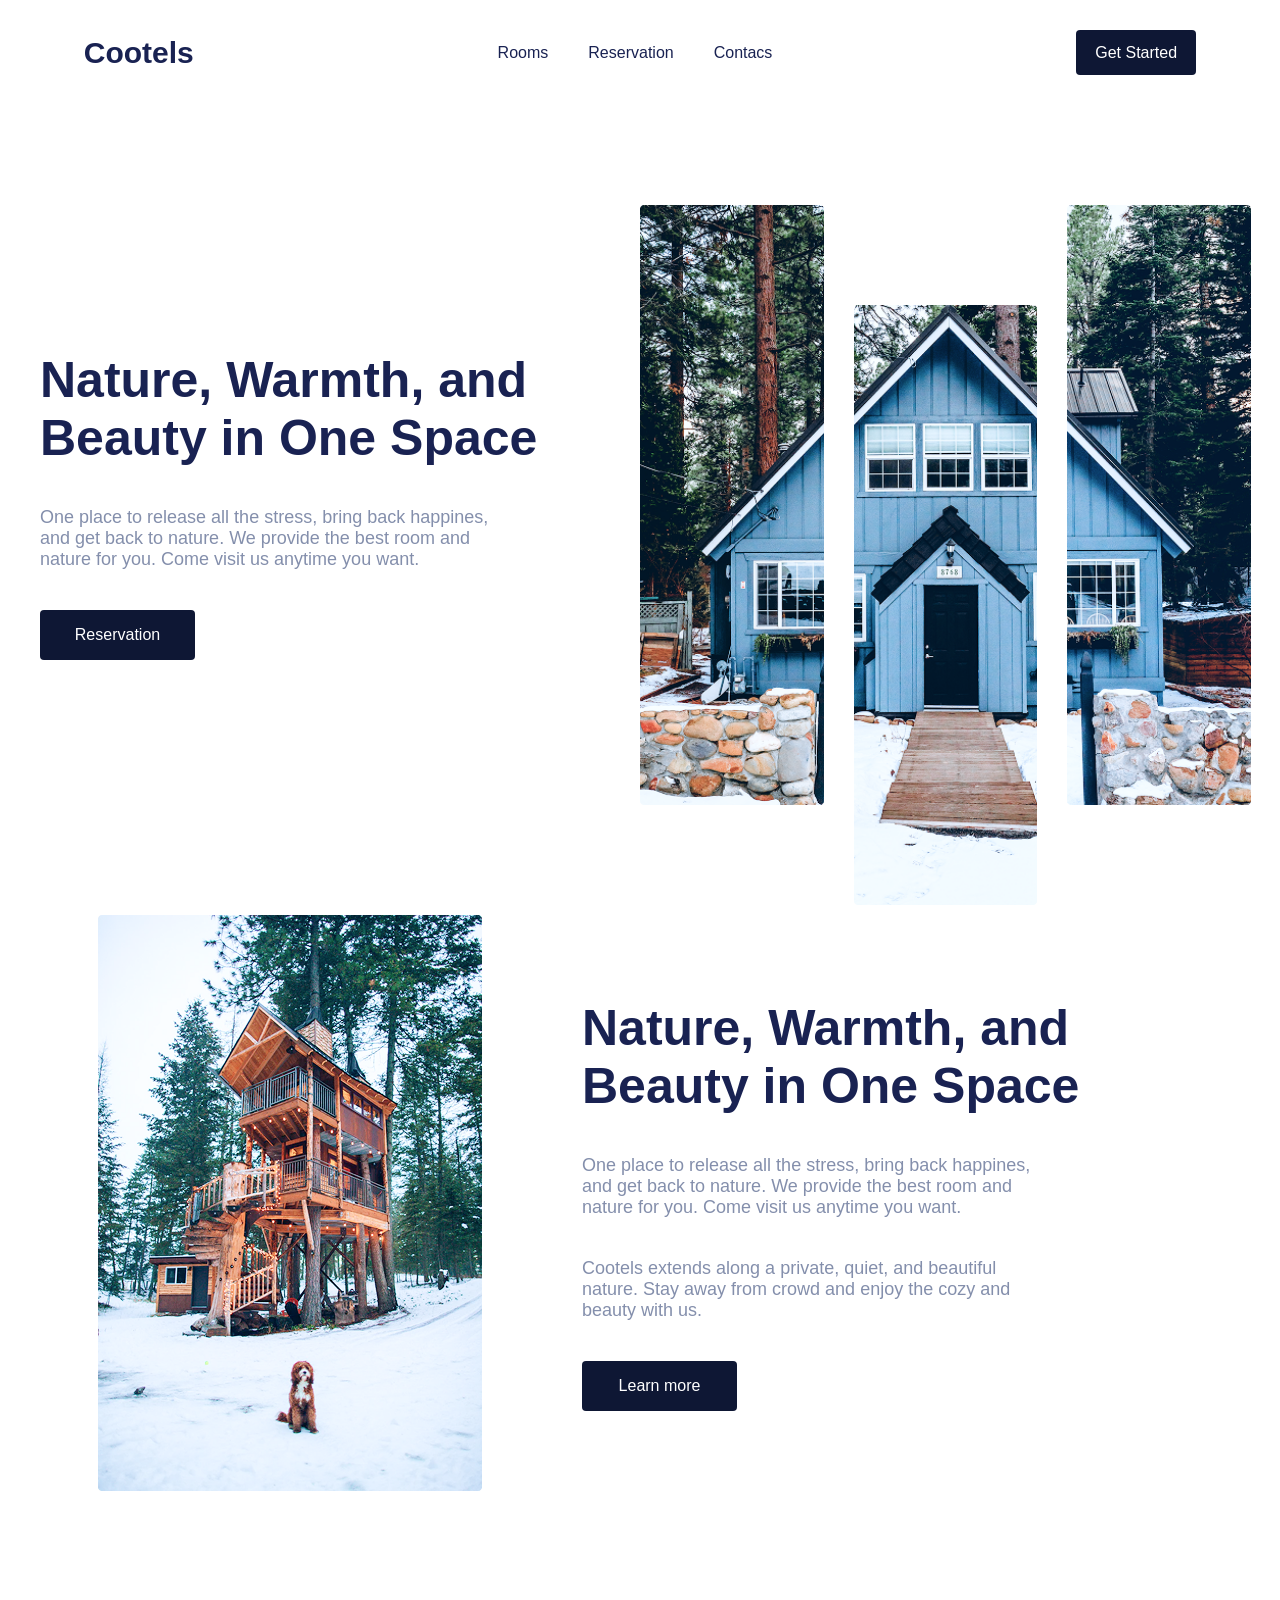
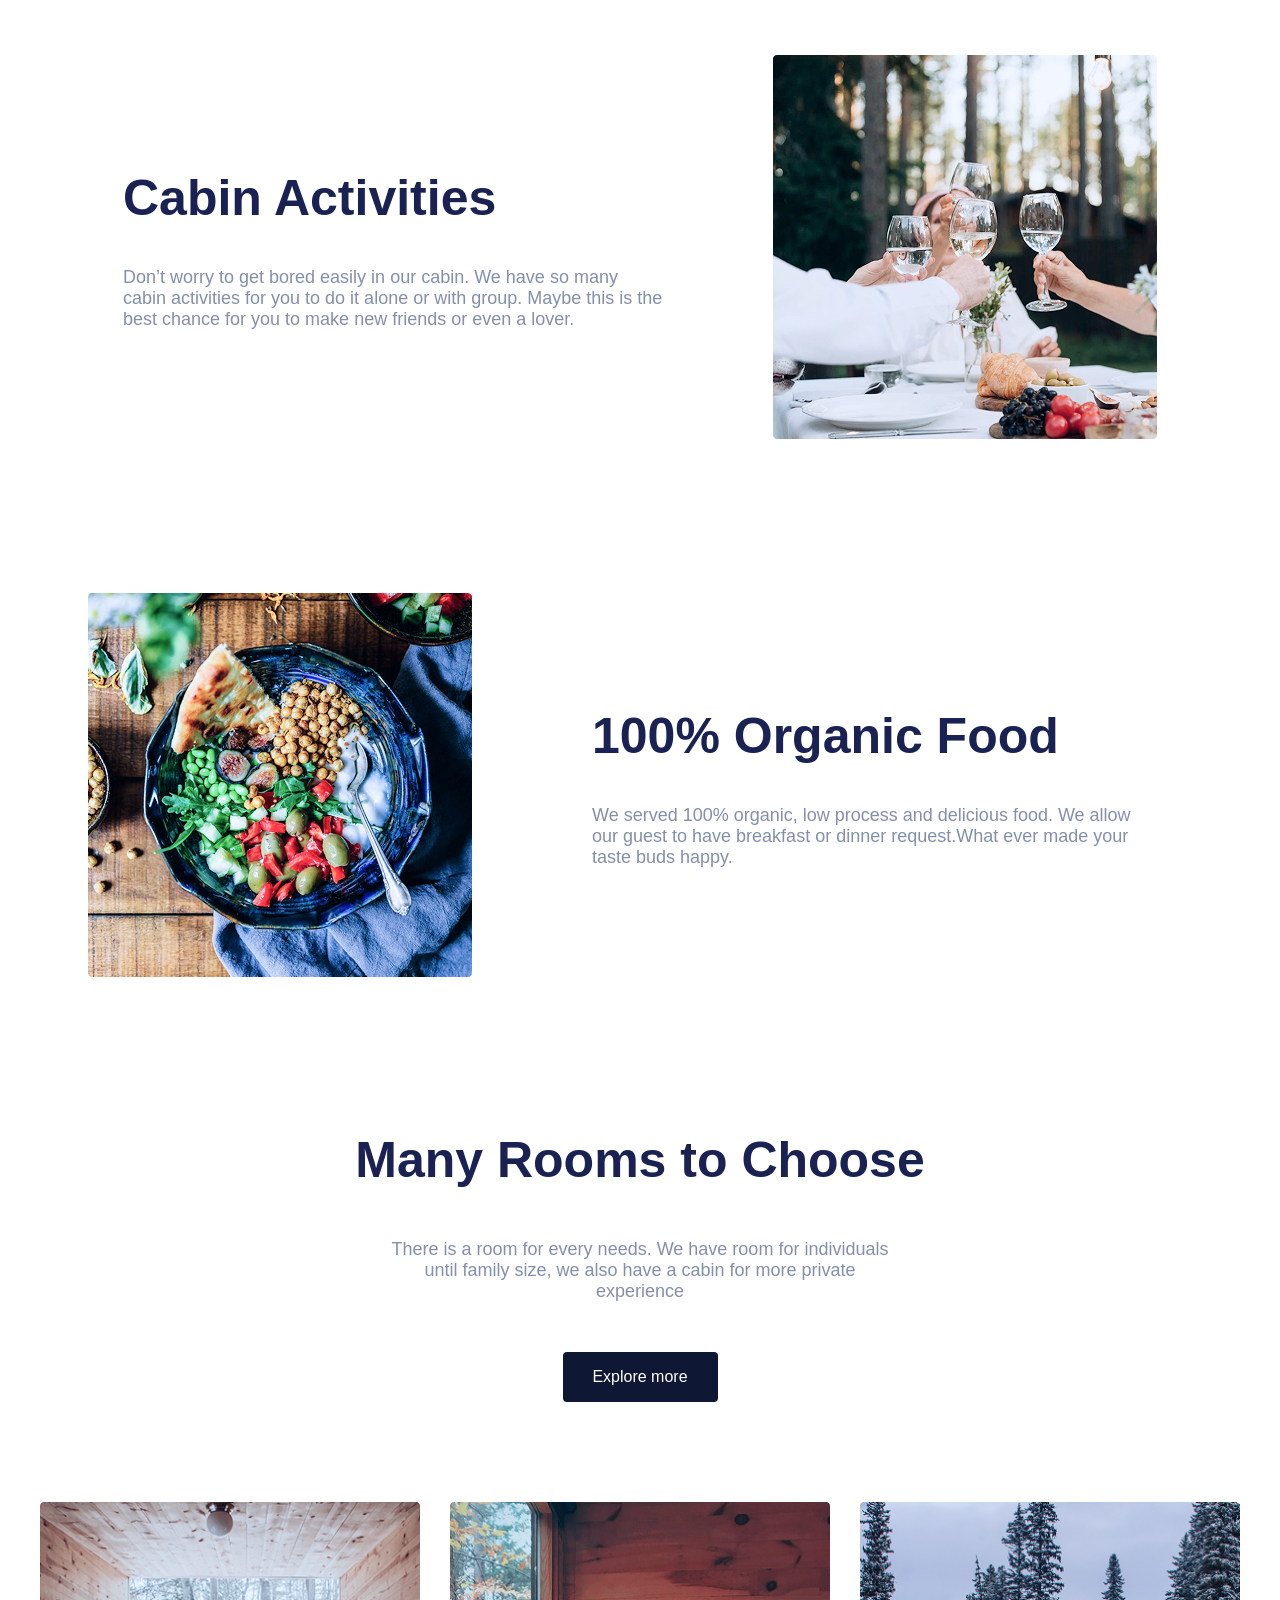
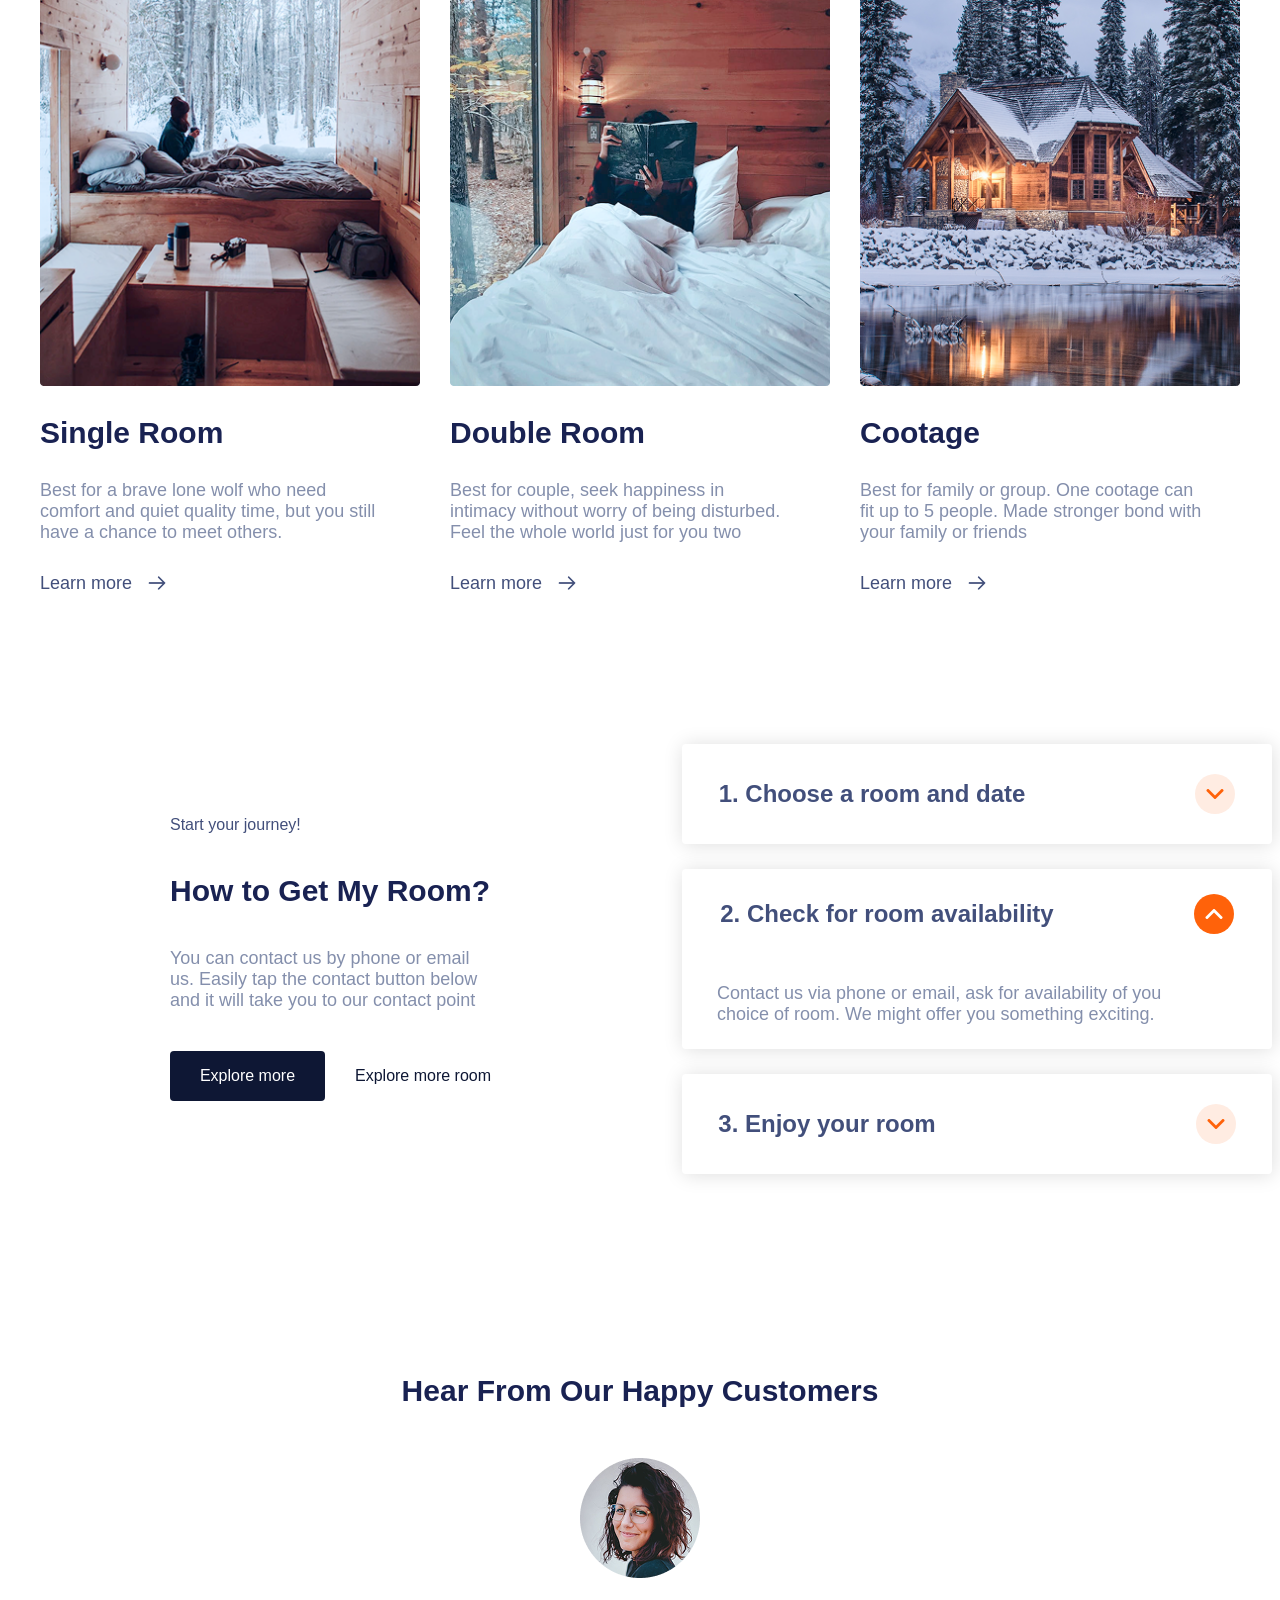
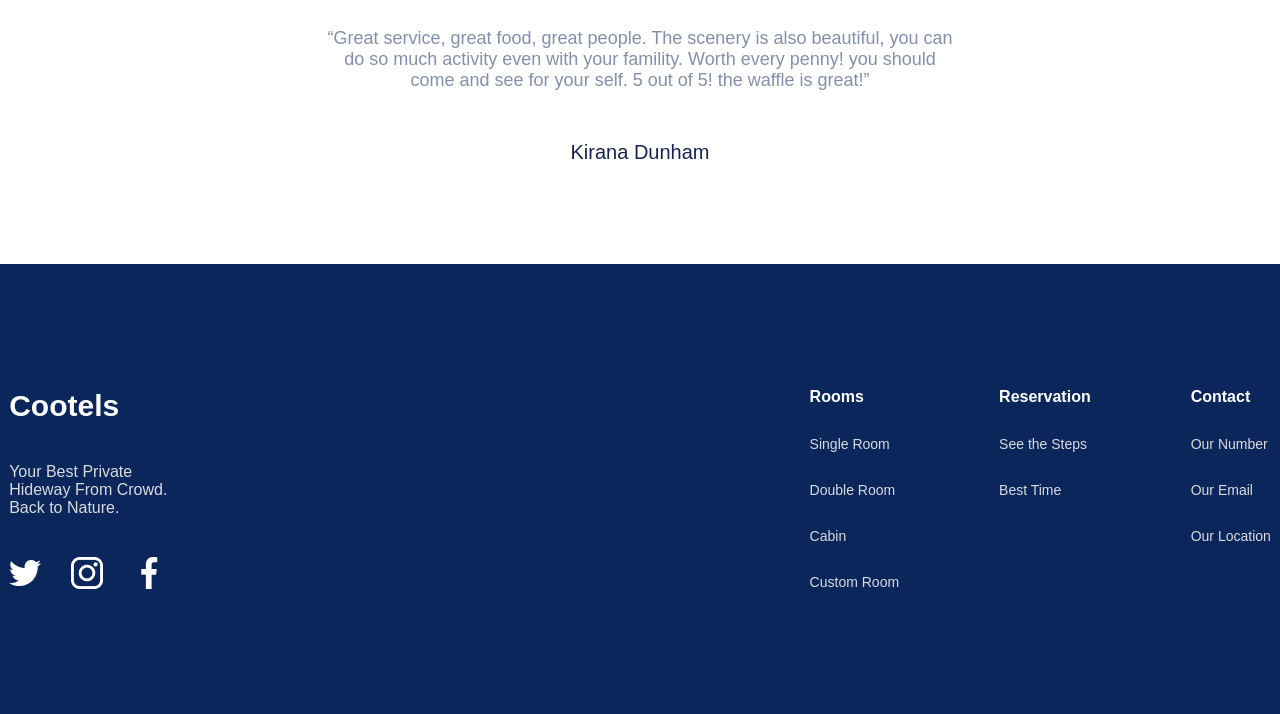
<file: home-work.html>
<!DOCTYPE html>
<html lang="en">
<head>
    <meta charset="UTF-8">
    <meta name="viewport" content="width=device-width, initial-scale=1.0">
    <title>Home Work</title>
    <link rel="stylesheet" href="./home-work.css">
</head>
<body>
    <div class="header">
        <p class="header-p1">Cootels</p>
        <div class="header1">
            <p>Rooms</p>
            <p>Reservation</p>
            <p>Contacs</p>
        </div>
        <div class="header2">
            <p>Get Started</p>
        </div>
    </div>
    <div class="hero-section">
        <div class="hero-section1">
            <p class="hero-section-p1">Nature, Warmth, and Beauty in One Space</p>
            <p class="hero-section-p2">One place to release all the stress, bring back happines, and get back to nature. We provide the best room and nature for you. Come visit us anytime you want.</p>
            <div style="width: 155px; height: 50px;" class="header2">
                <p>Reservation</p>
            </div>
        </div>
        <div class="hero-section2">
            <img class="home" src="./home1.png" alt="">
            <img class="home home2" src="./home2.png" alt="">
            <img class="home" src="./home3.png" alt="">
        </div>
    </div>
    <div class="cozy">
        <div class="cozy1">
            <img class="cozy-img" src="./cozy.png" alt="">
        </div>
        <div class="cozy2">
            <div class="hero-section1-1">
            <p class="hero-section-p1-1">Nature, Warmth, and Beauty in One Space</p>
            <p class="hero-section-p2-1">One place to release all the stress, bring back happines, and get back to nature. We provide the best room and nature for you. Come visit us anytime you want.</p>
            <p class="hero-section-p2-1">Cootels extends along a private, quiet, and beautiful nature. Stay away from crowd and enjoy the cozy and beauty with us.</p>
            <div style="width: 155px; height: 50px;" class="header2">
                <p>Learn more</p>
            </div>
        </div>
        </div>
    </div>
    <div class="food">
        <div class="cozy2">
            <div class="hero-section1-2">
                <p class="hero-section-p1-2">Cabin Activities</p>
                <p class="hero-section-p2-2">Don’t worry to get bored easily in our cabin. We have so many cabin activities for you to do it alone or with group. Maybe this is the best chance for you to make new friends or even a lover.</p>
            </div>
        </div>
        <div class="cozy1">
            <img class="cabin-img" src="./cabine actives.png" alt="">
        </div>
    </div>
    <div class="food2">
        <div class="cozy1">
            <img class="cabin-img" src="./organic food.png" alt="">
        </div>
        <div class="cozy2">
            <div class="hero-section1-2">
                <p class="hero-section-p1-2">100% Organic Food</p>
                <p class="hero-section-p2-2">We served 100% organic, low process and delicious food. We allow our guest to have breakfast or dinner request.What ever made your taste buds happy.</p>
            </div>
        </div>
    </div>
    <div class="room">
        <p class="hero-section-p1-3">Many Rooms to Choose</p>
        <p class="hero-section-p2-3">There is a room for every needs. We have room for individuals until family size, we also have a cabin for more private experience</p>
        <div style="width: 155px; height: 50px;" class="header2">
                <p>Explore more</p>
        </div>
        <div class="room-cards">
            <div class="room-card1">
                <img class="room-img" src="/room3.png" alt="">
                <p class="hero-section-p1-4">Single Room</p>
                <p class="hero-section-p2-4">Best for a brave lone wolf who need comfort and quiet quality time, but you still have a chance to meet others.</p>
                <div class="with-arr">
                    <p class="with-arr-p">Learn more</p>
                    <img src="Arrow_Right.png" alt="">
                </div>
            </div>
            <div class="room-card1">
                <img class="room-img" src="/room2.png" alt="">
                <p class="hero-section-p1-4">Double Room</p>
                <p class="hero-section-p2-4">Best for couple, seek happiness in intimacy without worry of being disturbed. Feel the whole world just for you two</p>
                <div class="with-arr">
                    <p class="with-arr-p">Learn more</p>
                    <img src="Arrow_Right.png" alt="">
                </div>
            </div>
            <div class="room-card1">
                <img class="room-img" src="/room1.png" alt="">
                <p class="hero-section-p1-4">Cootage</p>
                <p class="hero-section-p2-4">Best for family or group. One cootage can fit up to 5 people. Made stronger bond with your family or friends</p>
                <div class="with-arr">
                    <p class="with-arr-p">Learn more</p>
                    <img src="Arrow_Right.png" alt="">
                </div>
            </div>
        </div>
    </div>
    <div class="get">
        <div class="get1">
            <p class="get-p">Start your journey!</p>
            <p class="hero-section-p1-5">How to Get My Room?</p>
            <p class="hero-section-p2-5">You can contact us by phone or email us. Easily tap the contact button below and it will take you to our contact point</p>
            <div class="get-exp">
                <div style="width: 155px; height: 50px;" class="header2">
                    <p>Explore more</p>
                </div>
                <p style="color: #0E1734;" class="get-p">Explore more room</p>
            </div>
        </div>
        <div class="get2">
            <div class="get-div">
                <p>1. Choose a room and date</p>
                <div class="arr-down">
                    <img src="/Arrow - Down 2.png" alt="">
                </div>
            </div>
            <div class="get-div2">
                <div class="both">
                    <p>2. Check for room availability</p>
                    <div class="arr-down2">
                        <img src="/Arrow - Down 1.png" alt="">
                    </div>
                </div>
                <div class="both1">
                    <p class="hero-section-p2-6">Contact us via phone or email, ask for availability of you choice of room. We might offer you something exciting.</p>
                </div>
            </div>
            <div class="get-div3">
                <p>3. Enjoy your room</p>
                <div class="arr-down">
                    <img src="/Arrow - Down 2.png" alt="">
                </div>
            </div>
        </div>
    </div>
    <div class="face">
        <p class="hero-section-p1-7">Hear From Our Happy Customers</p>
        <img src="/face.png" alt="">
        <p class="hero-section-p2-7">“Great service, great food, great people. The scenery is also beautiful, you can do so much activity even with your famility. Worth every penny! you should come and see for your self.  5 out of 5! the waffle is great!”</p>
        <p style="color: #192252; font-size: 20px;" class="get-p">Kirana Dunham</p>
    </div>
    <div class="footer">
        <div class="footer1">
            <p class="footer-p1">Cootels</p>
            <p class="footer-p2">Your Best Private Hideway From Crowd. Back to Nature.</p>
            <div class="icons">
                <img src="/twitter.png" alt="">
                <img src="instagram-logo.png" alt="">
                <img src="/facebook.png" alt="">
            </div>
        </div>
        <div class="footer2">
            <div class="footer-div">
                <p class="footer-p3">Rooms</p>
                <p class="footer-p2-2">Single Room</p>
                <p class="footer-p2-2">Double Room</p>
                <p class="footer-p2-2">Cabin</p>
                <p class="footer-p2-2">Custom Room</p>
            </div>
            <div class="footer-div">
                <p class="footer-p3">Reservation</p>
                <p class="footer-p2-2">See the Steps</p>
                <p class="footer-p2-2">Best Time</p>
            </div>
            <div class="footer-div">
                <p class="footer-p3">Contact</p>
                <p class="footer-p2-2">Our Number</p>
                <p class="footer-p2-2">Our Email</p>
                <p class="footer-p2-2">Our Location</p>
            </div>
        </div>
    </div>
</body>
</html>
</file>
<file: home-work.css>
*
{
    margin: 0;
}
.header
{
    display: flex;
    align-items: center;
    justify-content: space-evenly;
    gap: 250px;
    padding: 30px;
}
.header-p1
{
    color: #192252;
    font-size: 30px;
    font-weight: 600;
    font-family: sans-serif;
}
.header1
{
    color: #192252;
    font-size: 16px;
    font-weight: 500;
    font-family: sans-serif;
    display: flex;
    align-items: center;
    justify-content: center;
    gap: 40px;
}
.header2
{
    color: #FFFFFF;
    font-size: 16px;
    font-weight: 500;
    font-family: sans-serif;
    display: flex;
    justify-content: center;
    align-items: center;
    width: 120px;
    height: 45px;
    border-radius: 4px;
    border: none;
    background-color: #0E1734;
}
.hero-section
{
    display: flex;
    align-items: center;
    justify-content: center;
    margin-top: 100px;
}
.hero-section1
{
    width: 600px;
    height: 600px;
    display: flex;
    flex-direction: column;
    justify-content: center;
    gap: 40px;
}
.hero-section2
{
    width: 600px;
    height: 600px;
    display: flex;
    gap: 30px;
}
.hero-section-p1
{
    color: #192252;
    font-size: 50px;
    font-weight: 600;
    font-family: sans-serif;
    width: 90%;
}
.hero-section-p2
{
    color: #848FAC;
    font-size: 18px;
    font-weight: 400;
    font-family: sans-serif;
    width: 75%;
}
.hero-section1-1
{
    width: 600px;
    height: 600px;
    display: flex;
    flex-direction: column;
    justify-content: center;
    gap: 40px;
}
.hero-section-p1-1
{
    color: #192252;
    font-size: 50px;
    font-weight: 600;
    font-family: sans-serif;
    width: 90%;
}
.hero-section-p2-1
{
    color: #848FAC;
    font-size: 18px;
    font-weight: 400;
    font-family: sans-serif;
    width: 75%;
}
.hero-section1-2
{
    width: 600px;
    height: 0px;
    display: flex;
    flex-direction: column;
    justify-content: center;
    gap: 40px;
}
.hero-section-p1-2
{
    color: #192252;
    font-size: 50px;
    font-weight: 600;
    font-family: sans-serif;
    width: 99%;
}
.hero-section-p2-2
{
    color: #848FAC;
    font-size: 18px;
    font-weight: 400;
    font-family: sans-serif;
    width: 90%;
}
.hero-section-p1-3
{
    color: #192252;
    font-size: 50px;
    font-weight: 600;
    font-family: sans-serif;
    width: 99%;
}
.hero-section-p2-3
{
    color: #848FAC;
    font-size: 18px;
    font-weight: 400;
    font-family: sans-serif;
    width: 40%;
}
.hero-section-p1-4
{
    color: #192252;
    font-size: 30px;
    font-weight: 600;
    font-family: sans-serif;
    width: 90%;
}
.hero-section-p2-4
{
    color: #848FAC;
    font-size: 18px;
    font-weight: 400;
    font-family: sans-serif;
    width: 90%;
}
.hero-section-p1-5
{
    color: #192252;
    font-size: 30px;
    font-weight: 600;
    font-family: sans-serif;
    width: 90%;
}
.hero-section-p2-5
{
    color: #848FAC;
    font-size: 18px;
    font-weight: 400;
    font-family: sans-serif;
    width: 60%;
}
.hero-section-p2-6
{
    color: #848FAC;
    font-size: 18px;
    font-weight: 400;
    font-family: sans-serif;
    width: 80%;
}
.hero-section-p1-7
{
    color: #192252;
    font-size: 30px;
    font-weight: 600;
    font-family: sans-serif;
    width: 90%;
}
.hero-section-p2-7
{
    color: #848FAC;
    font-size: 18px;
    font-weight: 400;
    font-family: sans-serif;
    width: 50%;
}
.home2
{
    position: relative;
    top: 100px;
}
.cozy
{
    margin-top: 100px;
    display: flex;
    justify-content: center;
    align-items: center;
    gap: 100px;
}
.food
{
    margin-top: 150px;
    display: flex;
    justify-content: center;
    align-items: center;
    gap: 50px;
}
.food2
{
    margin-top: 150px;
    display: flex;
    justify-content: center;
    align-items: center;
    gap: 120px;
}
.room
{
    margin-top: 150px;
    text-align: center;
    display: flex;
    flex-direction: column;
    align-items: center;
    gap: 50px;
}
.room-cards
{
    display: flex;
    gap: 30px;
    margin-top: 50px;
}
.room-card1
{
    width: 380px;
    display: flex;
    flex-direction: column;
    gap: 30px;
    text-align: start;
}
.with-arr
{
    width: 99%;
    display: flex;
    align-items: center;
    gap: 15px;
}
.with-arr-p
{
    color: #424F7B;
    font-size: 18px;
    font-weight: 400;
    font-family: sans-serif;
}
.room-img
{
    width: 380px;
}
.get
{
    display: flex;
    margin-top: 150px;
}
.get1
{
    width: 40%;
    display: flex;
    flex-direction: column;
    justify-content: center;
    padding-left: 170px;
    gap: 40px;
}
.get2
{
    display: flex;
    flex-direction: column;
    gap: 25px;
}
.get-p
{
    color: #424F7B;
    font-size: 16px;
    font-weight: 500;
    font-family: sans-serif;
}
.get-exp
{
    display: flex;
    align-items: center;
    gap: 30px;
}
.get-div
{
    width: 590px;
    height: 100px;
    display: flex;
    justify-content: center;
    align-items: center;
    gap: 170px;
    color: #424F7B;
    font-size: 24px;
    font-weight: 600;
    font-family: sans-serif;
    border-radius: 4px;
    box-shadow: 1px 1px 20px rgb(222, 222, 222);
}
.get-div2
{
    width: 590px;
    height: 180px;
    display: flex;
    flex-direction: column;
    justify-content: center;
    align-items: center;
    color: #424F7B;
    font-size: 24px;
    font-weight: 600;
    font-family: sans-serif;
    border-radius: 4px;
    box-shadow: 1px 1px 20px rgb(222, 222, 222);
}
.get-div3
{
    width: 590px;
    height: 100px;
    display: flex;
    justify-content: center;
    align-items: center;
    gap: 260px;
    color: #424F7B;
    font-size: 24px;
    font-weight: 600;
    font-family: sans-serif;
    border-radius: 4px;
    box-shadow: 1px 1px 20px rgb(222, 222, 222);
}
.arr-down
{
    width: 40px;
    height: 40px;
    border-radius: 50%;
    background-color: #FFECE2;
    display: flex;
    justify-content: center;
    align-items: center;
}
.arr-down2
{
    width: 40px;
    height: 40px;
    border-radius: 50%;
    background-color: #FF620A;
    display: flex;
    justify-content: center;
    align-items: center;
}
.both
{
    width: 100%;
    height: 50%;
    display: flex;
    align-items: center;
    justify-content: center;
    gap: 140px;
}
.both1
{
    width: 100%;
    height: 50%;
    display: flex;
    align-items: center;
    margin-left: 70px;
}
.face
{
    display: flex;
    flex-direction: column;
    justify-content: center;
    align-items: center;
    text-align: center;
    gap: 50px;
    margin-top: 200px;
}
.footer
{
    background-color: #0B265A;
    width: 100%;
    height: 450px;
    margin-top: 100px;
    display: flex;
    align-items: center;
    justify-content: center;
    gap: 400px;
}
.icons
{
    display: flex;
    align-items: center;
    justify-content: center;
    gap: 30px;
}
.footer1
{
    display: flex;
    flex-direction: column;
    align-items: start;
    gap: 40px;
}
.footer-p1
{
    color: #FFFFFF;
    font-size: 30px;
    font-weight: 700;
    font-family: sans-serif;
}
.footer-p2
{
    color: #D9DBDE;
    font-size: 16px;
    font-weight: 400;
    font-family: sans-serif;
    width: 40%;
}
.footer-p2-2
{
    color: #D9DBDE;
    font-size: 14px;
    font-weight: 400;
    font-family: sans-serif;
}
.footer-p3
{
    color: #FFFFFF;
    font-size: 16px;
    font-weight: 700;
    font-family: sans-serif;
}
.footer2
{
    display: flex;
    gap: 100px;
}
.footer-div
{
    display: flex;
    flex-direction: column;
    gap: 30px;
}
@media (max-width: 600px)
{
    .header
    {
        width: 90%;
        gap: 10px;
        padding: 15px;
    }
    .header1
    {
        gap: 10px;
        font-size: 13px;
    }
    .header2
    {
        width: 100px;
        height: 40px;
        font-size: 14px;
    }
    .header-p1
    {
        font-size: 25px;
    }
    .hero-section
    {
        width: 99%;
        display: flex;
        align-items: center;
        justify-content: start;
        margin-top: 50px;
    }
    .hero-section1
    {
        width: 40%;
        height: 400px;
        display: flex;
        flex-direction: column;
        justify-content: center;
        gap: 30px;
    }
    .hero-section2
    {
        width: 40%;
        height: 400px;
        display: flex;
        gap: 20px;
    }
    .hero-section-p1
    {
        font-size: 27px;
        width: 99%;
    }
    .hero-section-p2
    {
        font-size: 15px;
        width: 99%;
    }
    .home2
    {
        position: relative;
        top: 50px;
    }
    .home
    {
        width: 70px;
        height: 400px;
    }
    .cozy
    {
        width: 99%;
        margin-top: 100px;
        display: flex;
        flex-direction: column;
        justify-content: center;
        align-items: center;
        gap: 0px;
    }
    .hero-section1-1
    {
        width: 90%;
        height: 600px;
        display: flex;
        flex-direction: column;
        justify-content: center;
        align-items: center;
        gap: 40px;
        padding: 20px;
        margin-top: -50px;
    }
    .hero-section-p1-1
    {
        font-size: 35px;
        width: 99%;
        text-align: center;
    }
    .hero-section-p2-1
    {
        font-size: 18px;
        width: 99%;
        text-align: center;
    }
    .cozy-img
    {
        height: 500px;
    }
    .food
    {
        width: 99%;
        margin-top: 0px;
        display: flex;
        justify-content: center;
        align-items: center;
        gap: 0px;
    }
    .food2
    {
        width: 99%;
        margin-top: 100px;
        display: flex;
        justify-content: center;
        align-items: center;
        gap: 50px;
    }
    .hero-section1-2
    {
        width: 85%;
        height: 0px;
        display: flex;
        flex-direction: column;
        justify-content: center;
        gap: 20px;
    }
    .hero-section-p1-2
    {
        font-size: 30px;
        width: 99%;
    }
    .hero-section-p2-2
    {
        font-size: 14px;
        width: 99%;
    }
    .cabin-img
    {
        width: 180px;
        position: relative;
        margin-left: -40px;
    }
    .room
    {
        width: 99%;
        margin-top: 150px;
        text-align: center;
        display: flex;
        flex-direction: column;
        align-items: center;
        gap: 30px;
    }
    .room-cards
    {
        display: flex;
        flex-direction: column;
        gap: 80px;
        margin-top: 50px;
    }
    .room-card1
    {
        width: 380px;
        display: flex;
        flex-direction: column;
        gap: 30px;
        text-align: start;
    }
    .with-arr
    {
        width: 99%;
        display: flex;
        align-items: center;
        gap: 15px;
    }
    .with-arr-p
    {
        color: #424F7B;
        font-size: 18px;
        font-weight: 400;
        font-family: sans-serif;
    }
    .room-img
    {
        width: 380px;
    }
    .hero-section-p1-3
    {
        font-size: 30px;
        width: 99%;
    }
    .hero-section-p2-3
    {
        font-size: 18px;
        width: 90%;
    }
    .hero-section-p1-4
    {
        font-size: 30px;
        width: 90%;
    }
    .hero-section-p2-4
    {
        font-size: 18px;
        width: 90%;
    }
    .get
    {
        width: 95%;
        display: flex;
        flex-direction: column;
        gap: 30px;
        padding-left: 10px;
        margin-top: 100px;
    }
    .get1
    {
        width: 100%;
        display: flex;
        flex-direction: column;
        justify-content: center;
        padding-left: 0px;
        gap: 20px;
    }
    .get2
    {
        display: flex;
        flex-direction: column;
        gap: 25px;
    }
    .get-p
    {
        font-size: 16px;
        text-align: center;
    }
    .get-exp
    {
        display: flex;
        align-items: center;
        gap: 100px;
    }
    .get-div
    {
        width: 99%;
        height: 100px;
        display: flex;
        justify-content: center;
        align-items: center;
        gap: 30px;
        font-size: 24px;
    }
    .get-div2
    {
        width: 99%;
        height: 180px;
        display: flex;
        flex-direction: column;
        justify-content: center;
        align-items: center;
        font-size: 24px;
    }
    .get-div3
    {
        width: 99%;
        height: 100px;
        display: flex;
        justify-content: center;
        align-items: center;
        gap: 120px;
        font-size: 24px;
    }
    .arr-down
    {
        width: 30px;
        height: 30px;
        display: flex;
        justify-content: center;
        align-items: center;
    }
    .arr-down2
    {
        width: 30px;
        height: 30px;
        display: flex;
        justify-content: center;
        align-items: center;
    }
    .both
    {
        width: 100%;
        height: 50%;
        display: flex;
        align-items: center;
        justify-content: center;
        gap: 10px;
    }
    .both1
    {
        width: 100%;
        height: 50%;
        display: flex;
        align-items: center;
        margin-left: 30px;
    }
    .hero-section-p1-5
    {
        font-size: 30px;
        width: 90%;
        text-align: center;
    }
    .hero-section-p2-5
    {
        font-size: 18px;
        width: 99%;
        text-align: center;
    }
    .hero-section-p2-6
    {
        font-size: 18px;
        width: 90%;
    }
    .face
    {
        margin-top: 100px;
    }
    .hero-section-p1-7
    {
        font-size: 25px;
        width: 99%;
        text-align: center;
    }
    .hero-section-p2-7
    {
        font-size: 15px;
        width: 99%;
        text-align: center;
    }
    .footer
    {
        background-color: #0B265A;
        width: 99%;
        height: 450px;
        margin-top: 100px;
        display: flex;
        align-items: center;
        justify-content: center;
        gap: 0px;
    }
    .icons
    {
        display: flex;
        align-items: center;
        justify-content: center;
        gap: 20px;
    }
    .footer1
    {
        display: flex;
        flex-direction: column;
        align-items: start;
        gap: 30px;
    }
    .footer-p1
    {
        color: #FFFFFF;
        font-size: 30px;
        font-weight: 700;
        font-family: sans-serif;
    }
    .footer-p2
    {
        color: #D9DBDE;
        font-size: 16px;
        font-weight: 400;
        font-family: sans-serif;
        width: 90%;
    }
    .footer-p2-2
    {
        color: #D9DBDE;
        font-size: 14px;
        font-weight: 400;
        font-family: sans-serif;
    }
    .footer-p3
    {
        color: #FFFFFF;
        font-size: 16px;
        font-weight: 700;
        font-family: sans-serif;
    }
    .footer2
    {
        display: flex;
        gap: 20px;
    }
    .footer-div
    {
        display: flex;
        flex-direction: column;
        gap: 30px;
    }
}
</file>
